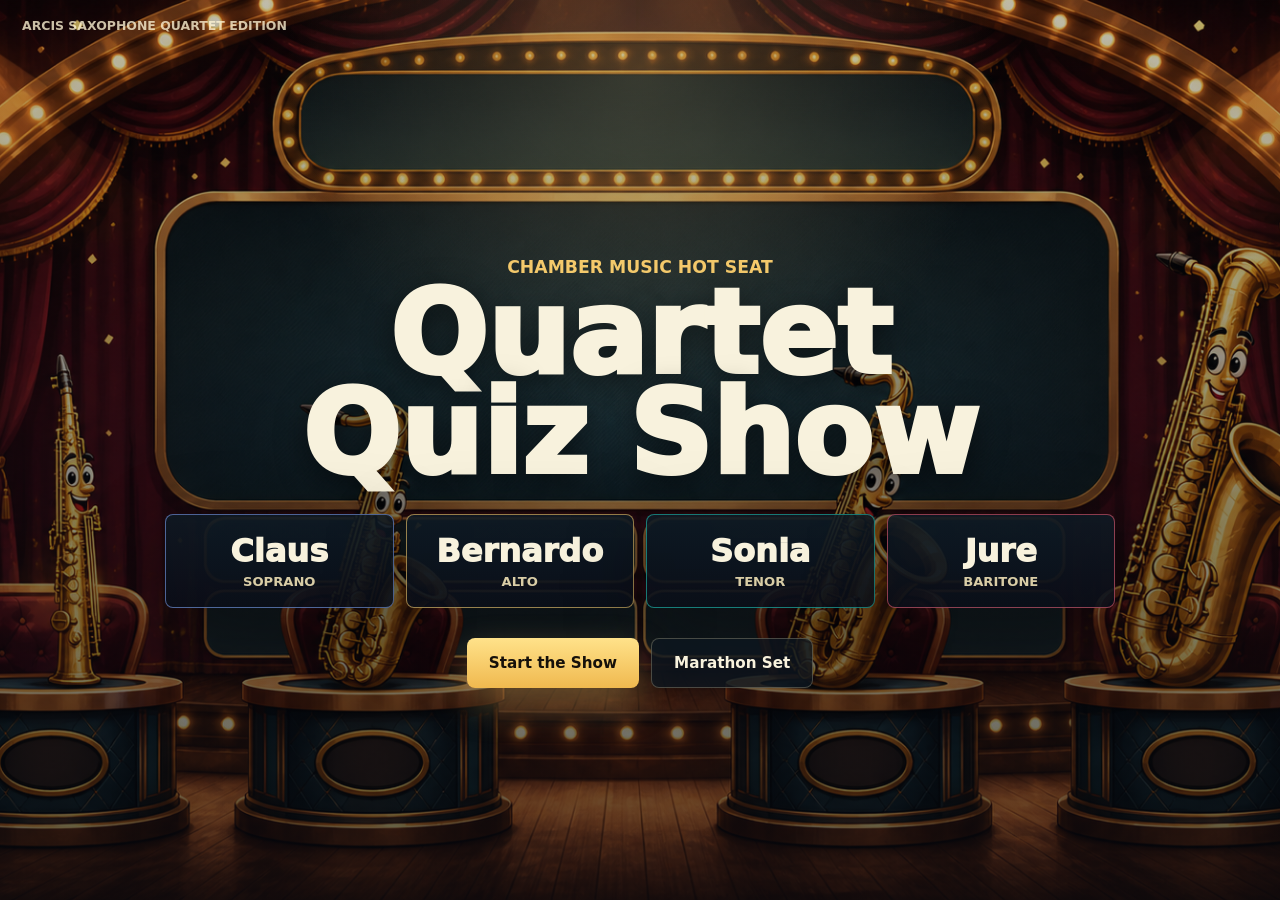
<file: index.html>
<!doctype html>
<html lang="en">
  <head>
    <meta charset="UTF-8" />
    <meta name="viewport" content="width=device-width, initial-scale=1.0" />
    <title>Arcis Chamber Music Quiz Show</title>
    <link rel="icon" href="data:," />
    <link rel="stylesheet" href="./styles.css" />
  </head>
  <body>
    <main class="game-shell">
      <div class="stage-credit" aria-hidden="true">Arcis Saxophone Quartet Edition</div>

      <section id="startScreen" class="screen screen-start is-active">
        <div class="title-stack">
          <p class="show-name">Chamber Music Hot Seat</p>
          <h1>Quartet Quiz Show</h1>
        </div>

        <div class="lineup" aria-label="Quartet lineup">
          <article class="player-card soprano">
            <span class="player-name">Claus</span>
            <span class="player-voice">Soprano</span>
          </article>
          <article class="player-card alto">
            <span class="player-name">Bernardo</span>
            <span class="player-voice">Alto</span>
          </article>
          <article class="player-card tenor">
            <span class="player-name">Sonia</span>
            <span class="player-voice">Tenor</span>
          </article>
          <article class="player-card baritone">
            <span class="player-name">Jure</span>
            <span class="player-voice">Baritone</span>
          </article>
        </div>

        <div class="start-actions" aria-label="Game modes">
          <button id="startBtn" class="primary-action" type="button">Start the Show</button>
          <button id="marathonBtn" class="secondary-action" type="button">Marathon Set</button>
        </div>
      </section>

      <section id="gameScreen" class="screen screen-game" aria-live="polite">
        <header class="hud">
          <div>
            <span class="hud-label">Score</span>
            <strong id="scoreValue">0</strong>
          </div>
          <div>
            <span class="hud-label">Streak</span>
            <strong id="streakValue">0</strong>
          </div>
          <div>
            <span class="hud-label">Question</span>
            <strong><span id="questionNumber">1</span>/<span id="questionTotal">20</span></strong>
          </div>
          <div class="timer-wrap">
            <span class="hud-label">Clock</span>
            <strong id="timerValue">25</strong>
          </div>
        </header>

        <section class="quiz-panel">
          <div class="quiz-meta">
            <span id="categoryValue">Chamber Music</span>
            <span id="difficultyValue">Warm-up</span>
          </div>
          <h2 id="questionText">Question text</h2>
          <div id="answers" class="answers" aria-label="Answer choices"></div>
          <p id="feedback" class="feedback" aria-live="assertive"></p>
        </section>

        <section class="quartet-strip" aria-label="Quartet lifelines">
          <button id="lifelineClaus" class="lifeline soprano" type="button" title="Remove one wrong answer">
            <span>Claus</span>
            <strong>Soprano cue</strong>
          </button>
          <button id="lifelineBernardo" class="lifeline alto" type="button" title="Add time">
            <span>Bernardo</span>
            <strong>Alto time</strong>
          </button>
          <button id="lifelineSonia" class="lifeline tenor" type="button" title="Allow one second guess">
            <span>Sonia</span>
            <strong>Tenor retry</strong>
          </button>
          <button id="lifelineJure" class="lifeline baritone" type="button" title="Protect the ensemble meter">
            <span>Jure</span>
            <strong>Bari save</strong>
          </button>
        </section>

        <div class="meter-row" aria-label="Ensemble meter">
          <span>Ensemble nerve</span>
          <div class="meter"><div id="nerveFill" class="meter-fill"></div></div>
          <strong id="nerveValue">68%</strong>
        </div>
      </section>

      <section id="endScreen" class="screen screen-end">
        <p class="show-name">Final Cadence</p>
        <h2 id="verdictTitle">General rehearsal survived</h2>
        <p id="verdictText" class="verdict-copy"></p>
        <div class="result-grid" aria-label="Result summary">
          <div><span>Score</span><strong id="finalScore">0</strong></div>
          <div><span>Accuracy</span><strong id="finalAccuracy">0%</strong></div>
          <div><span>Best streak</span><strong id="finalStreak">0</strong></div>
        </div>
        <div class="start-actions">
          <button id="againBtn" class="primary-action" type="button">Play Again</button>
          <button id="reviewBtn" class="secondary-action" type="button">Review Misses</button>
        </div>
        <div id="missedList" class="missed-list" hidden></div>
      </section>
    </main>

    <script src="./questions.js"></script>
    <script src="./app.js"></script>
  </body>
</html>
</file>
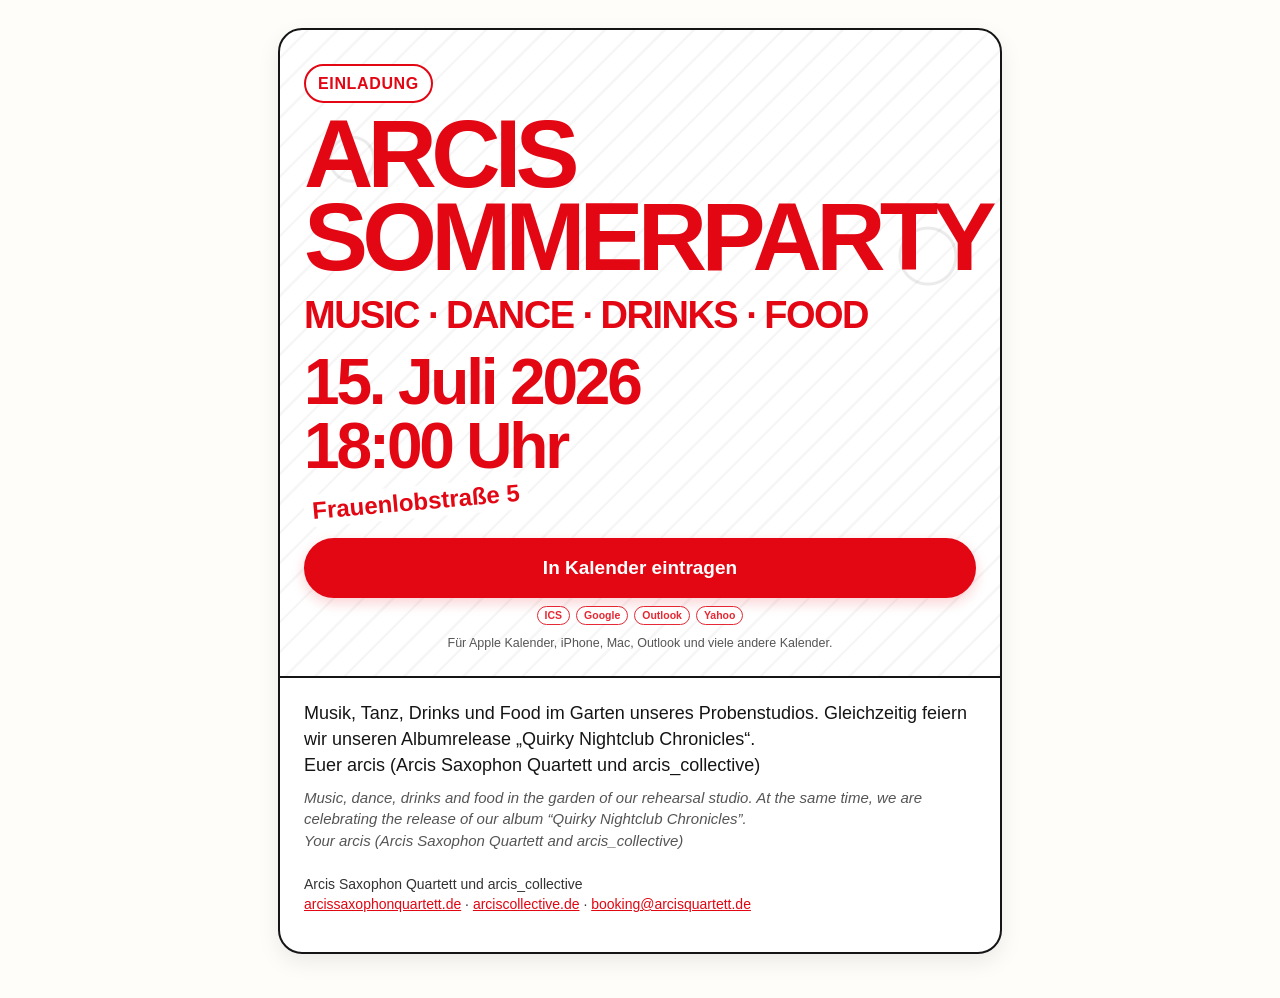
<file: sommerparty/index.html>
<!doctype html>
<html lang="de">
<head>
  <meta charset="utf-8">
  <meta name="viewport" content="width=device-width, initial-scale=1">
  <title>Arcis Sommerparty · Kalender hinzufügen</title>
  <meta name="description" content="Arcis Sommerparty am 15. Juli 2026 ab 18:00 Uhr in der Frauenlobstraße 5 in München.">
  <meta property="og:title" content="Arcis Sommerparty">
  <meta property="og:description" content="Musik, Tanz, Drinks und Food im Garten unseres Probenstudios. Gleichzeitig feiern wir unseren Albumrelease Quirky Nightclub Chronicles.">
  <style>
    * { box-sizing: border-box; }
    body {
      margin: 0;
      font-family: -apple-system, BlinkMacSystemFont, "Segoe UI", sans-serif;
      background: #fffdf9;
      color: #151515;
      line-height: 1.45;
    }
    .wrap {
      max-width: 760px;
      margin: 0 auto;
      padding: 28px 18px 44px;
    }
    .card {
      border: 2px solid #151515;
      border-radius: 24px;
      overflow: hidden;
      box-shadow: 0 8px 22px rgba(0,0,0,0.08);
      background: white;
    }
    .hero {
      padding: 34px 24px 24px;
      border-bottom: 2px solid #151515;
      background:
        radial-gradient(circle at 10% 20%, transparent 0 20px, rgba(0,0,0,.08) 21px 23px, transparent 24px),
        radial-gradient(circle at 90% 35%, transparent 0 26px, rgba(0,0,0,.08) 27px 29px, transparent 30px),
        repeating-linear-gradient(135deg, transparent 0 18px, rgba(0,0,0,.035) 19px 21px);
    }
    .eyebrow {
      display: inline-block;
      margin: 0 0 10px;
      padding: 6px 12px;
      border: 2px solid #e30613;
      border-radius: 999px;
      color: #e30613;
      font-weight: 800;
      letter-spacing: .04em;
      text-transform: uppercase;
      background: white;
    }
    h1 {
      margin: 0;
      font-size: clamp(44px, 14vw, 96px);
      line-height: .86;
      color: #e30613;
      letter-spacing: -0.06em;
      text-transform: uppercase;
    }
    .subline {
      margin: 18px 0 0;
      color: #e30613;
      font-size: clamp(22px, 6vw, 38px);
      line-height: 1;
      font-weight: 900;
      letter-spacing: -0.04em;
      text-transform: uppercase;
    }
    .date {
      margin: 16px 0 0;
      color: #e30613;
      font-size: clamp(34px, 10vw, 64px);
      line-height: 1;
      font-weight: 900;
      letter-spacing: -0.05em;
    }
    .place {
      margin: 8px 0 0;
      display: inline-block;
      color: #e30613;
      font-size: 24px;
      line-height: 1;
      font-weight: 800;
      transform: rotate(-5deg);
      background: white;
      padding: 4px 8px;
    }
    .buttons {
      margin: 20px 0 0;
    }
    a.button {
      text-align: center;
      border-radius: 999px;
      text-decoration: none;
      font-weight: 800;
      border: 2px solid #e30613;
      color: #fff;
      background: #e30613;
    }
    a.button.primary {
      display: block;
      width: 100%;
      padding: 17px 18px;
      font-size: 19px;
      line-height: 1.15;
      box-shadow: 0 5px 14px rgba(227,6,19,0.18);
    }
    .alternative-buttons {
      display: flex;
      flex-wrap: wrap;
      justify-content: center;
      gap: 6px;
      margin-top: 8px;
    }
    a.button.secondary {
      display: inline-block;
      background: rgba(255,255,255,0.92);
      color: #e30613;
      padding: 3px 7px;
      font-size: 10.5px;
      line-height: 1.05;
      font-weight: 700;
      border-width: 1px;
      opacity: 0.86;
    }
    .small { font-size: 12.5px; color: #555; margin: 9px 0 0; text-align: center; }
    .content { padding: 22px 24px 24px; }
    .intro { font-size: 18px; margin: 0 0 8px; }
    .intro-en { font-size: 15px; font-style: italic; color: #555; margin: 0 0 18px; }
    .footer { font-size: 14px; margin-top: 22px; color: #333; }
    .footer a { color: #e30613; }
  </style>
</head>
<body>
  <main class="wrap">
    <section class="card">
      <div class="hero">
        <p class="eyebrow">Einladung</p>
        <h1>Arcis<br>Sommerparty</h1>
        <p class="subline">Music · Dance · Drinks · Food</p>
        <p class="date">15. Juli 2026<br>18:00 Uhr</p>
        <p class="place">Frauenlobstraße 5</p>
        <div class="buttons">
          <a class="button primary" id="primary-calendar" href="arcis-sommerparty-2026-iphone.ics">In Kalender eintragen</a>
          <div class="alternative-buttons" aria-label="Alternative Kalenderoptionen">
            <a class="button secondary" id="ics-alt" href="arcis-sommerparty-2026-iphone.ics">ICS</a>
            <a class="button secondary" id="google" href="#">Google</a>
            <a class="button secondary" id="outlook" href="#">Outlook</a>
            <a class="button secondary" id="yahoo" href="#">Yahoo</a>
          </div>
          <p class="small" id="calendar-hint">Für Apple Kalender, iPhone, Mac, Outlook und viele andere Kalender.</p>
        </div>
      </div>
      <div class="content">
        <p class="intro">Musik, Tanz, Drinks und Food im Garten unseres Probenstudios. Gleichzeitig feiern wir unseren Albumrelease „Quirky Nightclub Chronicles“.<br>Euer arcis (Arcis Saxophon Quartett und arcis_collective)</p>
        <p class="intro-en">Music, dance, drinks and food in the garden of our rehearsal studio. At the same time, we are celebrating the release of our album “Quirky Nightclub Chronicles”.<br>Your arcis (Arcis Saxophon Quartett and arcis_collective)</p>
        <p class="footer">Arcis Saxophon Quartett und arcis_collective<br>
        <a href="https://www.arcissaxophonquartett.de">arcissaxophonquartett.de</a> ·
        <a href="https://www.arciscollective.de">arciscollective.de</a> ·
        <a href="mailto:booking@arcisquartett.de">booking@arcisquartett.de</a></p>
      </div>
    </section>
  </main>
  <script>
    const title = "Arcis Sommerparty";
    const locationText = "Frauenlobstraße 5, München";
    const details = `Arcis Sommerparty am 15. Juli 2026 ab 18:00 Uhr.\n\nMusik, Tanz, Drinks und Food im Garten unseres Probenstudios. Gleichzeitig feiern wir unseren Albumrelease "Quirky Nightclub Chronicles".\nEuer arcis (Arcis Saxophon Quartett und arcis_collective)\n\nMusic, dance, drinks and food in the garden of our rehearsal studio. At the same time, we are celebrating the release of our album "Quirky Nightclub Chronicles".\nYour arcis (Arcis Saxophon Quartett and arcis_collective)\n\nKontakt: booking@arcisquartett.de\nWebsite Arcis Saxophon Quartett: https://www.arcissaxophonquartett.de\nWebsite arcis_collective: https://www.arciscollective.de\nInstagram: https://www.instagram.com/arcissaxophonquartett`;
    const userAgent = navigator.userAgent || "";
    const platform = navigator.platform || "";
    const isIOS = /iPad|iPhone|iPod/.test(userAgent) || (platform === "MacIntel" && navigator.maxTouchPoints > 1);
    const isAndroid = /Android/i.test(userAgent);
    const primaryCalendar = document.getElementById("primary-calendar");
    const googleButton = document.getElementById("google");
    const params = new URLSearchParams({ action: "TEMPLATE", text: title, dates: "20260715T160000Z/20260715T210000Z", details, location: locationText, ctz: "Europe/Berlin" });
    googleButton.href = "https://calendar.google.com/calendar/render?" + params.toString();
    primaryCalendar.addEventListener("click", function () {
      if (isIOS) {
        alert("iPhone: Im nächsten Fenster unten auf ‚Hinzufügen‘ tippen. Der blaue Haken oben rechts speichert den Termin nicht.\n\niPhone: In the next window, tap ‘Add’ at the bottom. The blue checkmark at the top right does not save the event.");
      }
    });
    if (isAndroid) {
      primaryCalendar.href = googleButton.href;
      primaryCalendar.textContent = "In Google Kalender eintragen";
      document.getElementById("calendar-hint").textContent = "Android: Der große Button öffnet Google Kalender. Alternativ ICS, Outlook oder Yahoo nutzen.";
    }
    const outlookParams = new URLSearchParams({ path: "/calendar/action/compose", rru: "addevent", subject: title, startdt: "2026-07-15T18:00:00", enddt: "2026-07-15T23:00:00", body: details, location: locationText });
    document.getElementById("outlook").href = "https://outlook.live.com/calendar/0/deeplink/compose?" + outlookParams.toString();
    const yahooParams = new URLSearchParams({ v: "60", title, st: "20260715T160000Z", et: "20260715T210000Z", desc: details, in_loc: locationText });
    document.getElementById("yahoo").href = "https://calendar.yahoo.com/?" + yahooParams.toString();
  </script>
</body>
</html>
</file>
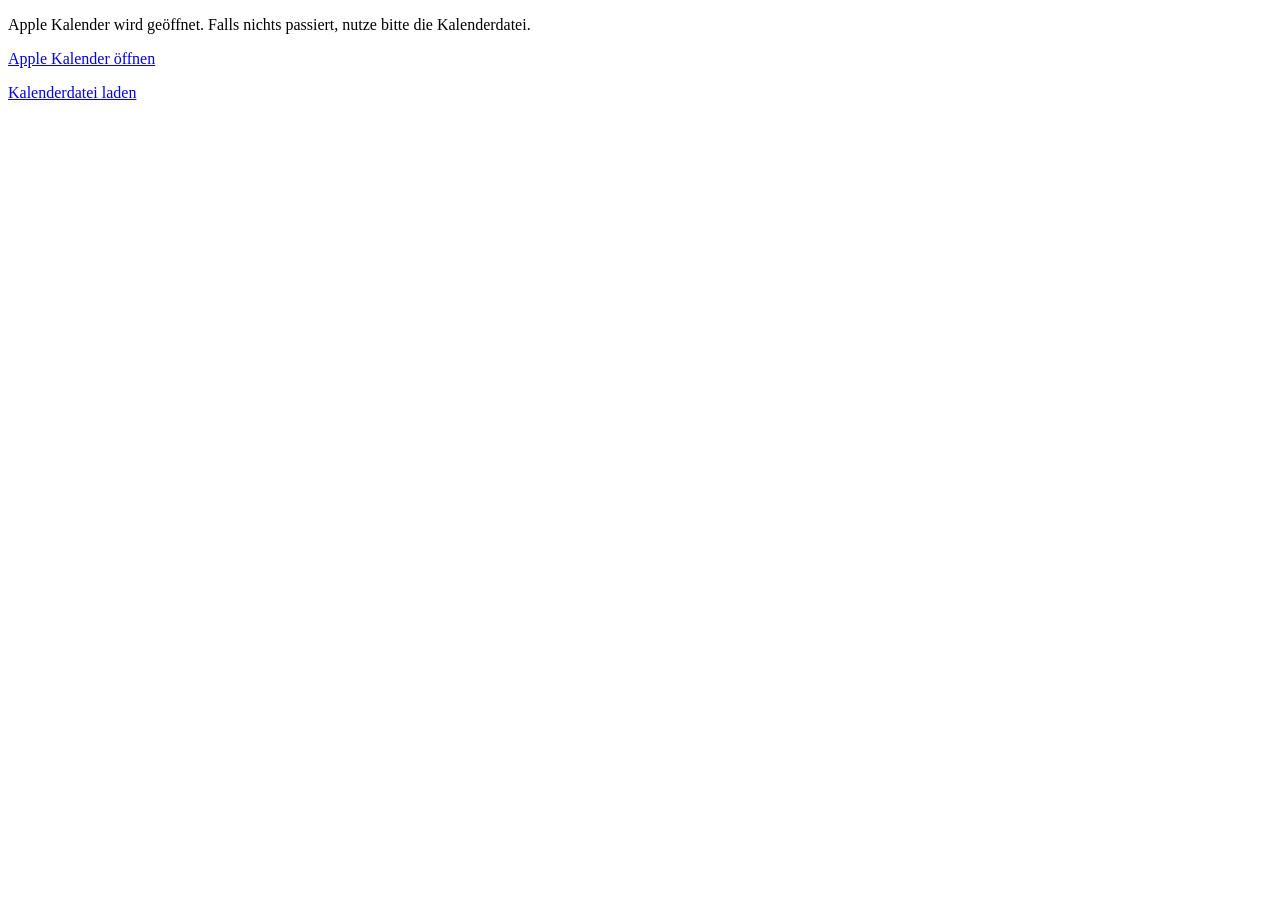
<file: sommerparty/apple-kalender.html>
<!doctype html>
<html lang="de">
<head>
  <meta charset="utf-8">
  <meta name="viewport" content="width=device-width, initial-scale=1">
  <title>Apple Kalender öffnen</title>
  <meta http-equiv="refresh" content="0; url=webcal://theshakermakers.github.io/arcis-quartet-quiz/sommerparty/arcis-sommerparty-2026.ics">
</head>
<body>
  <p>Apple Kalender wird geöffnet. Falls nichts passiert, nutze bitte die Kalenderdatei.</p>
  <p><a href="webcal://theshakermakers.github.io/arcis-quartet-quiz/sommerparty/arcis-sommerparty-2026.ics">Apple Kalender öffnen</a></p>
  <p><a href="arcis-sommerparty-2026.ics">Kalenderdatei laden</a></p>
</body>
</html>
</file>
<file: styles.css>
:root {
  --ink: #f8f2dd;
  --muted: #d9cda6;
  --dark: #10151f;
  --panel: rgba(13, 22, 31, 0.86);
  --panel-strong: rgba(11, 17, 25, 0.94);
  --gold: #f4c96b;
  --teal: #1fc7b8;
  --red: #e85d75;
  --green: #74d987;
  --blue: #83a9ff;
  --border: rgba(255, 242, 198, 0.24);
  --shadow: 0 24px 80px rgba(0, 0, 0, 0.36);
}

* {
  box-sizing: border-box;
}

body {
  margin: 0;
  min-height: 100vh;
  color: var(--ink);
  background: #11151d;
  font-family:
    Inter, ui-sans-serif, system-ui, -apple-system, BlinkMacSystemFont, "Segoe UI",
    sans-serif;
  letter-spacing: 0;
}

button {
  font: inherit;
}

.game-shell {
  position: relative;
  min-height: 100vh;
  overflow: hidden;
  display: grid;
  place-items: center;
  padding: clamp(18px, 3vw, 42px);
  background-image: url("./assets/quiz-stage.png");
  background-size: cover;
  background-position: center;
}

.game-shell::before {
  content: "";
  position: absolute;
  inset: 0;
  background:
    radial-gradient(circle at 50% 8%, rgba(255, 237, 169, 0.18), transparent 34%),
    linear-gradient(180deg, rgba(7, 10, 17, 0.25), rgba(7, 10, 17, 0.64));
  pointer-events: none;
}

.stage-credit {
  position: absolute;
  top: 18px;
  left: 22px;
  z-index: 2;
  color: rgba(255, 245, 213, 0.78);
  font-size: 0.78rem;
  font-weight: 800;
  text-transform: uppercase;
}

.screen {
  position: relative;
  z-index: 1;
  width: min(1120px, 100%);
  display: none;
}

.screen.is-active {
  display: grid;
}

.screen-start,
.screen-end {
  justify-items: center;
  gap: clamp(18px, 3vw, 30px);
  text-align: center;
}

.title-stack {
  padding-top: clamp(18px, 5vh, 70px);
}

.show-name {
  margin: 0 0 8px;
  color: var(--gold);
  font-size: clamp(0.9rem, 1.7vw, 1.08rem);
  font-weight: 900;
  text-transform: uppercase;
}

h1,
h2 {
  margin: 0;
  text-wrap: balance;
}

h1 {
  max-width: 940px;
  font-size: clamp(3.15rem, 9vw, 7.8rem);
  line-height: 0.86;
  font-weight: 950;
  text-shadow: 0 8px 30px rgba(0, 0, 0, 0.5);
}

.lineup {
  width: min(950px, 100%);
  display: grid;
  grid-template-columns: repeat(4, minmax(0, 1fr));
  gap: 12px;
}

.player-card,
.lifeline {
  border: 1px solid var(--border);
  color: var(--ink);
  background: linear-gradient(180deg, rgba(14, 26, 36, 0.88), rgba(10, 14, 24, 0.9));
  box-shadow: var(--shadow);
  border-radius: 8px;
}

.player-card {
  min-height: 94px;
  display: grid;
  align-content: center;
  gap: 4px;
  padding: 16px 10px;
}

.player-card.soprano,
.lifeline.soprano {
  border-color: rgba(131, 169, 255, 0.55);
}

.player-card.alto,
.lifeline.alto {
  border-color: rgba(244, 201, 107, 0.6);
}

.player-card.tenor,
.lifeline.tenor {
  border-color: rgba(31, 199, 184, 0.58);
}

.player-card.baritone,
.lifeline.baritone {
  border-color: rgba(232, 93, 117, 0.58);
}

.player-name {
  font-size: clamp(1.2rem, 2.6vw, 2rem);
  font-weight: 950;
}

.player-voice {
  color: var(--muted);
  font-size: 0.82rem;
  font-weight: 800;
  text-transform: uppercase;
}

.start-actions {
  display: flex;
  flex-wrap: wrap;
  justify-content: center;
  gap: 12px;
}

.primary-action,
.secondary-action,
.answer-btn,
.lifeline {
  min-height: 50px;
  border: 0;
  border-radius: 8px;
  cursor: pointer;
  transition:
    transform 160ms ease,
    border-color 160ms ease,
    background 160ms ease,
    box-shadow 160ms ease;
}

.primary-action,
.secondary-action {
  padding: 0 22px;
  font-size: 0.95rem;
  font-weight: 900;
}

.primary-action {
  color: #15100a;
  background: linear-gradient(180deg, #ffe28a, #f0b94f);
  box-shadow: 0 16px 36px rgba(244, 201, 107, 0.34);
}

.secondary-action {
  color: var(--ink);
  background: rgba(13, 22, 31, 0.78);
  border: 1px solid var(--border);
}

.primary-action:hover,
.secondary-action:hover,
.answer-btn:hover,
.lifeline:hover {
  transform: translateY(-2px);
}

.screen-game {
  gap: 16px;
  align-self: stretch;
  align-content: center;
}

.hud {
  display: grid;
  grid-template-columns: repeat(4, minmax(0, 1fr));
  gap: 10px;
}

.hud > div,
.quiz-panel,
.meter-row,
.missed-list {
  background: var(--panel);
  border: 1px solid var(--border);
  border-radius: 8px;
  box-shadow: var(--shadow);
  backdrop-filter: blur(14px);
}

.hud > div {
  min-height: 70px;
  display: grid;
  align-content: center;
  gap: 2px;
  padding: 12px 16px;
}

.hud-label,
.quiz-meta,
.result-grid span {
  color: var(--muted);
  font-size: 0.72rem;
  font-weight: 900;
  text-transform: uppercase;
}

.hud strong {
  font-size: clamp(1.35rem, 3vw, 2rem);
}

.timer-wrap strong {
  color: var(--gold);
}

.quiz-panel {
  min-height: 456px;
  display: grid;
  align-content: center;
  gap: 20px;
  padding: clamp(18px, 3.8vw, 42px);
}

.quiz-meta {
  display: flex;
  justify-content: space-between;
  gap: 14px;
}

.quiz-panel h2 {
  min-height: 104px;
  display: flex;
  align-items: center;
  justify-content: center;
  font-size: clamp(1.55rem, 3.2vw, 3.05rem);
  line-height: 1.06;
  font-weight: 950;
}

.answers {
  display: grid;
  grid-template-columns: repeat(2, minmax(0, 1fr));
  gap: 12px;
}

.answer-btn {
  min-height: 78px;
  display: grid;
  grid-template-columns: 38px 1fr;
  align-items: center;
  gap: 12px;
  padding: 14px 16px;
  color: var(--ink);
  text-align: left;
  border: 1px solid rgba(255, 242, 198, 0.22);
  background: linear-gradient(180deg, rgba(26, 45, 59, 0.96), rgba(15, 24, 34, 0.96));
}

.answer-key {
  width: 38px;
  height: 38px;
  display: grid;
  place-items: center;
  color: #17120b;
  background: var(--gold);
  border-radius: 50%;
  font-weight: 950;
}

.answer-copy {
  font-size: clamp(0.95rem, 1.8vw, 1.22rem);
  font-weight: 850;
  line-height: 1.18;
}

.answer-btn.is-correct {
  border-color: rgba(116, 217, 135, 0.8);
  background: linear-gradient(180deg, rgba(33, 96, 62, 0.98), rgba(18, 54, 38, 0.98));
}

.answer-btn.is-wrong {
  border-color: rgba(232, 93, 117, 0.8);
  background: linear-gradient(180deg, rgba(101, 32, 49, 0.98), rgba(52, 18, 29, 0.98));
}

.answer-btn.is-disabled,
.lifeline:disabled {
  opacity: 0.42;
  cursor: not-allowed;
  transform: none;
}

.feedback {
  min-height: 32px;
  margin: 0;
  color: var(--muted);
  font-size: clamp(0.95rem, 1.5vw, 1.05rem);
  font-weight: 760;
}

.quartet-strip {
  display: grid;
  grid-template-columns: repeat(4, minmax(0, 1fr));
  gap: 10px;
}

.lifeline {
  min-height: 74px;
  display: grid;
  gap: 3px;
  align-content: center;
  padding: 10px;
  text-align: center;
}

.lifeline span {
  color: var(--muted);
  font-size: 0.72rem;
  font-weight: 900;
  text-transform: uppercase;
}

.lifeline strong {
  font-size: clamp(0.82rem, 1.3vw, 1rem);
}

.meter-row {
  display: grid;
  grid-template-columns: auto 1fr auto;
  align-items: center;
  gap: 12px;
  padding: 12px 16px;
  color: var(--muted);
  font-size: 0.82rem;
  font-weight: 900;
  text-transform: uppercase;
}

.meter {
  height: 13px;
  overflow: hidden;
  background: rgba(255, 255, 255, 0.12);
  border-radius: 999px;
}

.meter-fill {
  width: 68%;
  height: 100%;
  background: linear-gradient(90deg, var(--red), var(--gold), var(--green));
  transition: width 250ms ease;
}

.screen-end {
  align-content: center;
}

.screen-end h2 {
  max-width: 900px;
  font-size: clamp(2.4rem, 6vw, 5.2rem);
  line-height: 0.95;
  font-weight: 950;
  text-shadow: 0 8px 30px rgba(0, 0, 0, 0.5);
}

.verdict-copy {
  max-width: 760px;
  margin: 0;
  color: var(--muted);
  font-size: clamp(1rem, 2vw, 1.22rem);
  font-weight: 750;
}

.result-grid {
  width: min(760px, 100%);
  display: grid;
  grid-template-columns: repeat(3, minmax(0, 1fr));
  gap: 12px;
}

.result-grid > div {
  min-height: 88px;
  display: grid;
  align-content: center;
  gap: 4px;
  background: var(--panel-strong);
  border: 1px solid var(--border);
  border-radius: 8px;
  box-shadow: var(--shadow);
}

.result-grid strong {
  font-size: clamp(1.5rem, 3.5vw, 2.4rem);
}

.missed-list {
  width: min(900px, 100%);
  max-height: 260px;
  overflow: auto;
  padding: 16px;
  text-align: left;
}

.missed-list article {
  padding: 12px 0;
  border-top: 1px solid rgba(255, 242, 198, 0.16);
}

.missed-list article:first-child {
  border-top: 0;
}

.missed-list h3 {
  margin: 0 0 6px;
  font-size: 1rem;
}

.missed-list p {
  margin: 0;
  color: var(--muted);
}

@media (max-width: 760px) {
  .game-shell {
    min-height: 100svh;
    padding: 14px;
  }

  .stage-credit {
    display: none;
  }

  .lineup,
  .hud,
  .answers,
  .quartet-strip,
  .result-grid {
    grid-template-columns: 1fr 1fr;
  }

  .quiz-panel {
    min-height: auto;
    padding: 18px;
  }

  .quiz-panel h2 {
    min-height: 112px;
    font-size: clamp(1.35rem, 7vw, 2rem);
  }

  .answer-btn {
    min-height: 72px;
    grid-template-columns: 32px 1fr;
    gap: 10px;
    padding: 12px;
  }

  .answer-key {
    width: 32px;
    height: 32px;
  }

  .meter-row {
    grid-template-columns: 1fr auto;
  }

  .meter-row span {
    grid-column: 1 / -1;
  }
}

@media (max-width: 440px) {
  .lineup,
  .hud,
  .answers,
  .quartet-strip,
  .result-grid {
    grid-template-columns: 1fr;
  }

  h1 {
    font-size: clamp(2.75rem, 17vw, 4.2rem);
  }
}
</file>
